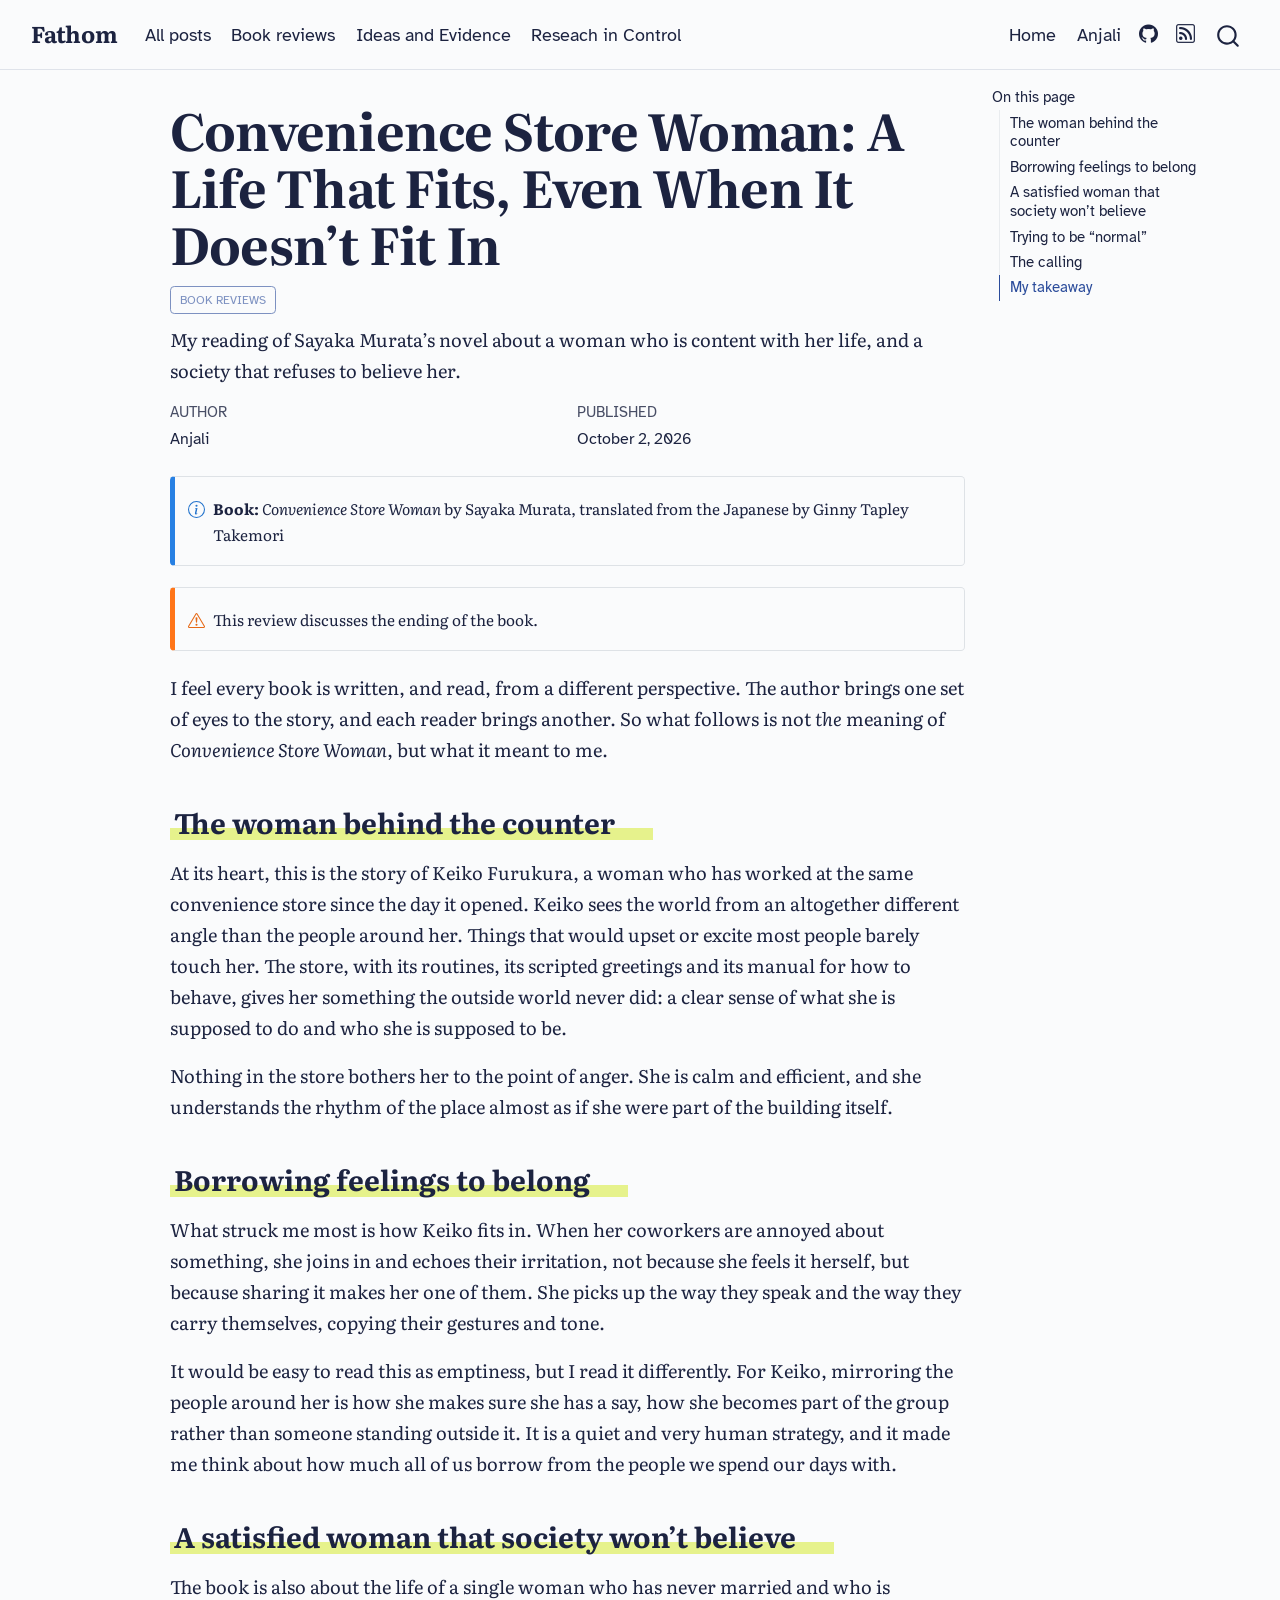
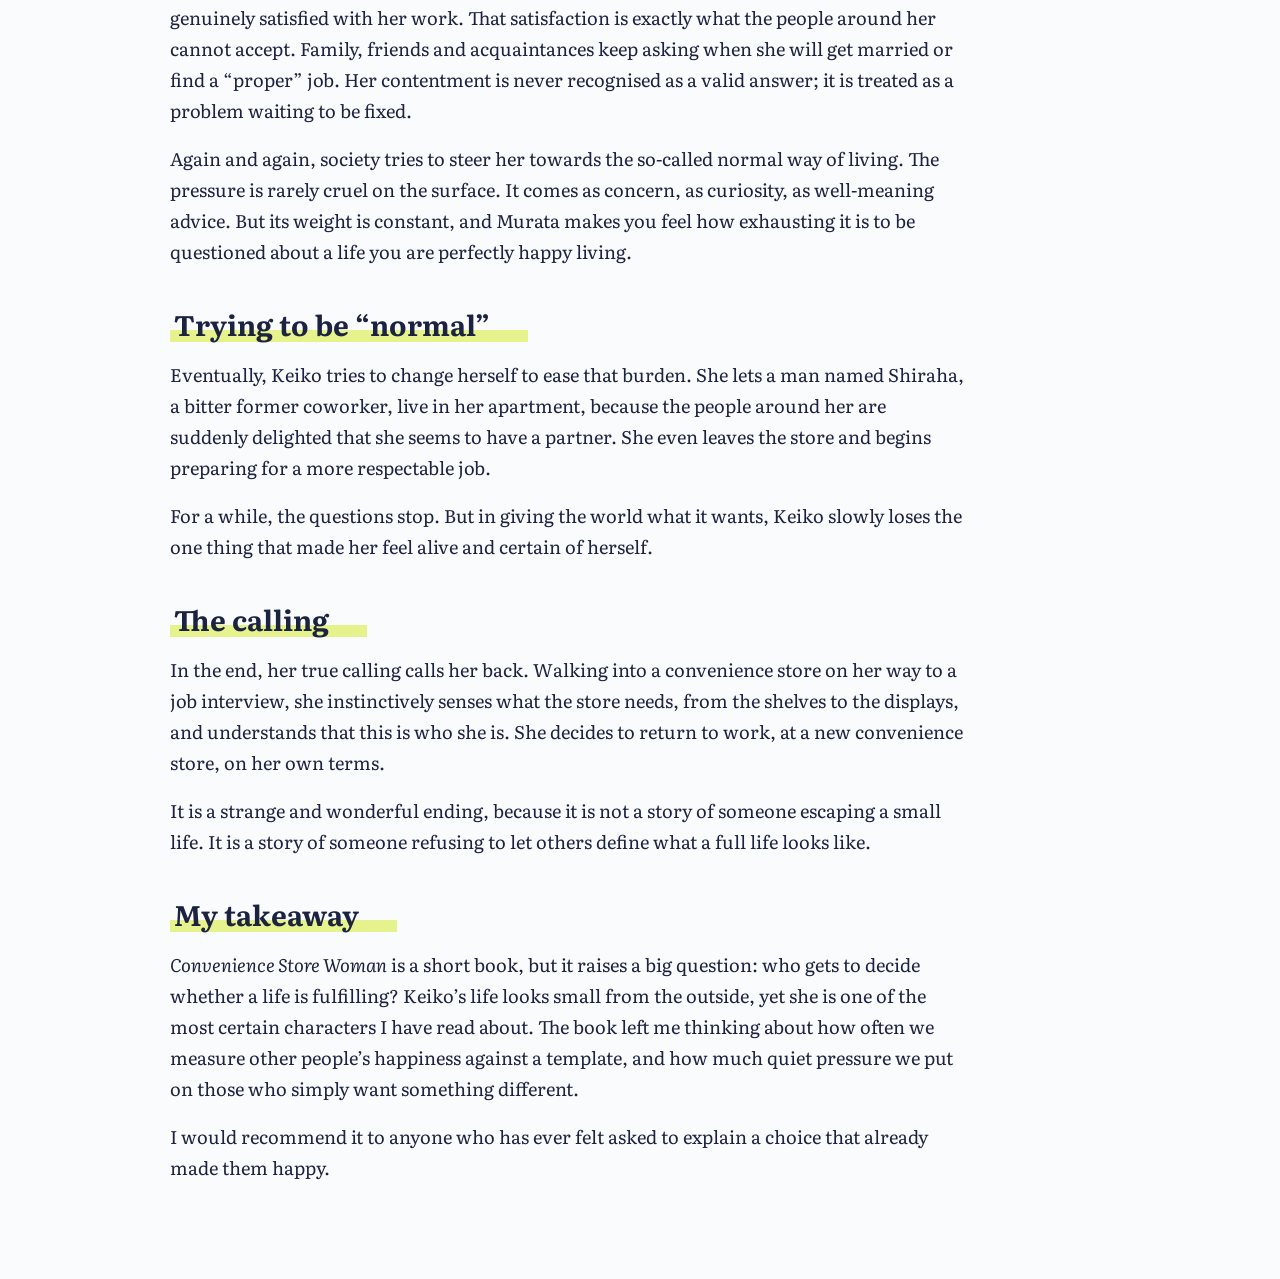
<file: docs/posts/2026-10-02-convenience-store-woman/index.html>
<!DOCTYPE html>
<html xmlns="http://www.w3.org/1999/xhtml" lang="en" xml:lang="en"><head>

<meta charset="utf-8">
<meta name="generator" content="quarto-1.10.18">

<meta name="viewport" content="width=device-width, initial-scale=1.0, user-scalable=yes">

<meta name="author" content="Anjali">
<meta name="dcterms.date" content="2026-10-02">
<meta name="description" content="My reading of Sayaka Murata’s novel about a woman who is content with her life, and a society that refuses to believe her.">

<title>Convenience Store Woman: A Life That Fits, Even When It Doesn’t Fit In – Fathom</title>
<style>
/* Default styles provided by pandoc.
** See https://pandoc.org/MANUAL.html#variables-for-html for config info.
*/
span.smallcaps{font-variant: small-caps;}
div.columns{display: flex; gap: 1.5em;}
div.column{flex: auto;}
@media screen {
div.columns{gap: min(4vw, 1.5em);}
div.column{overflow-x: auto;}
}
div.hanging-indent{margin-left: 1.5em; text-indent: -1.5em;}
ul.task-list{list-style: none;}
ul.task-list li input[type="checkbox"] {
  width: 0.8em;
  margin: 0 0.8em 0.2em -1em; /* quarto-specific, see https://github.com/quarto-dev/quarto-cli/issues/4556 */ 
  vertical-align: middle;
}
</style>


<script src="../../site_libs/quarto-nav/quarto-nav.js"></script>
<script src="../../site_libs/quarto-nav/headroom.min.js"></script>
<script src="../../site_libs/clipboard/clipboard.min.js"></script>
<script src="../../site_libs/quarto-search/autocomplete.umd.js"></script>
<script src="../../site_libs/quarto-search/fuse.min.js"></script>
<script src="../../site_libs/quarto-search/quarto-search.js"></script>
<meta name="quarto:offset" content="../../">
<script src="../../site_libs/quarto-html/quarto.js" type="module"></script>
<script src="../../site_libs/quarto-html/tabsets/tabsets.js" type="module"></script>
<script src="../../site_libs/quarto-html/popper.min.js"></script>
<script src="../../site_libs/quarto-html/tippy.umd.min.js"></script>
<script src="../../site_libs/quarto-html/anchor.min.js"></script>
<link href="../../site_libs/quarto-html/tippy.css" rel="stylesheet">
<link href="../../site_libs/quarto-html/quarto-syntax-highlighting-64a204ab8560d761af7679ceaba22944.css" rel="stylesheet" id="quarto-text-highlighting-styles">
<script src="../../site_libs/bootstrap/bootstrap.min.js"></script>
<link href="../../site_libs/bootstrap/bootstrap-icons.css" rel="stylesheet">
<link href="../../site_libs/bootstrap/bootstrap-c9e47c171f4e0c7d588e112fd72a0199.min.css" rel="stylesheet" append-hash="true" id="quarto-bootstrap" data-mode="light">
<script id="quarto-search-options" type="application/json">{
  "location": "navbar",
  "copy-button": false,
  "collapse-after": 3,
  "panel-placement": "end",
  "type": "overlay",
  "limit": 50,
  "keyboard-shortcut": [
    "f",
    "/",
    "s"
  ],
  "show-item-context": false,
  "language": {
    "search-no-results-text": "No results",
    "search-matching-documents-text": "matching documents",
    "search-copy-link-title": "Copy link to search",
    "search-hide-matches-text": "Hide additional matches",
    "search-more-match-text": "more match in this document",
    "search-more-matches-text": "more matches in this document",
    "search-clear-button-title": "Clear",
    "search-text-placeholder": "",
    "search-detached-cancel-button-title": "Cancel",
    "search-submit-button-title": "Submit",
    "search-label": "Search"
  }
}</script>


<link rel="stylesheet" href="../../styles.css">
</head>

<body class="nav-fixed quarto-light">

<div id="quarto-search-results"></div>
  <header id="quarto-header" class="headroom fixed-top">
    <nav class="navbar navbar-expand-lg " data-bs-theme="dark">
      <div class="navbar-container container-fluid">
      <div class="navbar-brand-container mx-auto">
    <a class="navbar-brand" href="../../index.html">
    <span class="navbar-title">Fathom</span>
    </a>
  </div>
            <div id="quarto-search" class="" title="Search"></div>
          <button class="navbar-toggler" type="button" data-bs-toggle="collapse" data-bs-target="#navbarCollapse" aria-controls="navbarCollapse" role="menu" aria-expanded="false" aria-label="Toggle navigation" onclick="if (window.quartoToggleHeadroom) { window.quartoToggleHeadroom(); }">
  <span class="navbar-toggler-icon"></span>
</button>
          <div class="collapse navbar-collapse" id="navbarCollapse">
            <ul class="navbar-nav navbar-nav-scroll me-auto">
  <li class="nav-item">
    <a class="nav-link" href="../../index.html"> 
<span class="menu-text">All posts</span></a>
  </li>  
  <li class="nav-item">
    <a class="nav-link" href="../../index.html#category=Book reviews"> 
<span class="menu-text">Book reviews</span></a>
  </li>  
  <li class="nav-item">
    <a class="nav-link" href="../../index.html#category=Reading notes"> 
<span class="menu-text">Ideas and Evidence</span></a>
  </li>  
  <li class="nav-item">
    <a class="nav-link" href="../../index.html#category=Control theory"> 
<span class="menu-text">Reseach in Control</span></a>
  </li>  
</ul>
            <ul class="navbar-nav navbar-nav-scroll ms-auto">
  <li class="nav-item">
    <a class="nav-link" href="https://anjalit15.github.io/"> 
<span class="menu-text">Home</span></a>
  </li>  
  <li class="nav-item">
    <a class="nav-link" href="../../about.html"> 
<span class="menu-text">Anjali</span></a>
  </li>  
  <li class="nav-item compact">
    <a class="nav-link" href="https://github.com/anjalit15"> <i class="bi bi-github" role="img">
</i> 
<span class="menu-text"></span></a>
  </li>  
  <li class="nav-item compact">
    <a class="nav-link" href="../../index.xml"> <i class="bi bi-rss" role="img">
</i> 
<span class="menu-text"></span></a>
  </li>  
</ul>
          </div> <!-- /navcollapse -->
            <div class="quarto-navbar-tools">
</div>
      </div> <!-- /container-fluid -->
    </nav>
</header>
<!-- content -->
<div id="quarto-content" class="quarto-container page-columns page-rows-contents page-layout-article page-navbar">
<!-- sidebar -->
<!-- margin-sidebar -->
    <div id="quarto-margin-sidebar" class="sidebar margin-sidebar">
        <nav id="TOC" role="doc-toc" class="toc-active">
    <h2 id="toc-title">On this page</h2>
   
  <ul>
  <li><a href="#the-woman-behind-the-counter" id="toc-the-woman-behind-the-counter" class="nav-link active" data-scroll-target="#the-woman-behind-the-counter">The woman behind the counter</a></li>
  <li><a href="#borrowing-feelings-to-belong" id="toc-borrowing-feelings-to-belong" class="nav-link" data-scroll-target="#borrowing-feelings-to-belong">Borrowing feelings to belong</a></li>
  <li><a href="#a-satisfied-woman-that-society-wont-believe" id="toc-a-satisfied-woman-that-society-wont-believe" class="nav-link" data-scroll-target="#a-satisfied-woman-that-society-wont-believe">A satisfied woman that society won’t believe</a></li>
  <li><a href="#trying-to-be-normal" id="toc-trying-to-be-normal" class="nav-link" data-scroll-target="#trying-to-be-normal">Trying to be “normal”</a></li>
  <li><a href="#the-calling" id="toc-the-calling" class="nav-link" data-scroll-target="#the-calling">The calling</a></li>
  <li><a href="#my-takeaway" id="toc-my-takeaway" class="nav-link" data-scroll-target="#my-takeaway">My takeaway</a></li>
  </ul>
</nav>
    </div>
<!-- main -->
<main class="content" id="quarto-document-content">

<header id="title-block-header" class="quarto-title-block default">
<div class="quarto-title">
<h1 class="title">Convenience Store Woman: A Life That Fits, Even When It Doesn’t Fit In</h1>
  <div class="quarto-categories">
    <div class="quarto-category">Book reviews</div>
  </div>
  </div>

<div>
  <div class="description">
    My reading of Sayaka Murata’s novel about a woman who is content with her life, and a society that refuses to believe her.
  </div>
</div>


<div class="quarto-title-meta">

    <div>
    <div class="quarto-title-meta-heading">Author</div>
    <div class="quarto-title-meta-contents">
             <p>Anjali </p>
          </div>
  </div>
    
    <div>
    <div class="quarto-title-meta-heading">Published</div>
    <div class="quarto-title-meta-contents">
      <p class="date">October 2, 2026</p>
    </div>
  </div>
  
    
  </div>
  


</header>


<div class="callout callout-style-simple callout-note">
<div class="callout-body d-flex">
<div class="callout-icon-container">
<i class="callout-icon"></i>
</div>
<div class="callout-body-container">
<p><strong>Book:</strong> <em>Convenience Store Woman</em> by Sayaka Murata, translated from the Japanese by Ginny Tapley Takemori</p>
</div>
</div>
</div>
<div class="callout callout-style-simple callout-warning">
<div class="callout-body d-flex">
<div class="callout-icon-container">
<i class="callout-icon"></i>
</div>
<div class="callout-body-container">
<p>This review discusses the ending of the book.</p>
</div>
</div>
</div>
<p>I feel every book is written, and read, from a different perspective. The author brings one set of eyes to the story, and each reader brings another. So what follows is not <em>the</em> meaning of <em>Convenience Store Woman</em>, but what it meant to me.</p>
<section id="the-woman-behind-the-counter" class="level2">
<h2 class="anchored" data-anchor-id="the-woman-behind-the-counter">The woman behind the counter</h2>
<p>At its heart, this is the story of Keiko Furukura, a woman who has worked at the same convenience store since the day it opened. Keiko sees the world from an altogether different angle than the people around her. Things that would upset or excite most people barely touch her. The store, with its routines, its scripted greetings and its manual for how to behave, gives her something the outside world never did: a clear sense of what she is supposed to do and who she is supposed to be.</p>
<p>Nothing in the store bothers her to the point of anger. She is calm and efficient, and she understands the rhythm of the place almost as if she were part of the building itself.</p>
</section>
<section id="borrowing-feelings-to-belong" class="level2">
<h2 class="anchored" data-anchor-id="borrowing-feelings-to-belong">Borrowing feelings to belong</h2>
<p>What struck me most is how Keiko fits in. When her coworkers are annoyed about something, she joins in and echoes their irritation, not because she feels it herself, but because sharing it makes her one of them. She picks up the way they speak and the way they carry themselves, copying their gestures and tone.</p>
<p>It would be easy to read this as emptiness, but I read it differently. For Keiko, mirroring the people around her is how she makes sure she has a say, how she becomes part of the group rather than someone standing outside it. It is a quiet and very human strategy, and it made me think about how much all of us borrow from the people we spend our days with.</p>
</section>
<section id="a-satisfied-woman-that-society-wont-believe" class="level2">
<h2 class="anchored" data-anchor-id="a-satisfied-woman-that-society-wont-believe">A satisfied woman that society won’t believe</h2>
<p>The book is also about the life of a single woman who has never married and who is genuinely satisfied with her work. That satisfaction is exactly what the people around her cannot accept. Family, friends and acquaintances keep asking when she will get married or find a “proper” job. Her contentment is never recognised as a valid answer; it is treated as a problem waiting to be fixed.</p>
<p>Again and again, society tries to steer her towards the so-called normal way of living. The pressure is rarely cruel on the surface. It comes as concern, as curiosity, as well-meaning advice. But its weight is constant, and Murata makes you feel how exhausting it is to be questioned about a life you are perfectly happy living.</p>
</section>
<section id="trying-to-be-normal" class="level2">
<h2 class="anchored" data-anchor-id="trying-to-be-normal">Trying to be “normal”</h2>
<p>Eventually, Keiko tries to change herself to ease that burden. She lets a man named Shiraha, a bitter former coworker, live in her apartment, because the people around her are suddenly delighted that she seems to have a partner. She even leaves the store and begins preparing for a more respectable job.</p>
<p>For a while, the questions stop. But in giving the world what it wants, Keiko slowly loses the one thing that made her feel alive and certain of herself.</p>
</section>
<section id="the-calling" class="level2">
<h2 class="anchored" data-anchor-id="the-calling">The calling</h2>
<p>In the end, her true calling calls her back. Walking into a convenience store on her way to a job interview, she instinctively senses what the store needs, from the shelves to the displays, and understands that this is who she is. She decides to return to work, at a new convenience store, on her own terms.</p>
<p>It is a strange and wonderful ending, because it is not a story of someone escaping a small life. It is a story of someone refusing to let others define what a full life looks like.</p>
</section>
<section id="my-takeaway" class="level2">
<h2 class="anchored" data-anchor-id="my-takeaway">My takeaway</h2>
<p><em>Convenience Store Woman</em> is a short book, but it raises a big question: who gets to decide whether a life is fulfilling? Keiko’s life looks small from the outside, yet she is one of the most certain characters I have read about. The book left me thinking about how often we measure other people’s happiness against a template, and how much quiet pressure we put on those who simply want something different.</p>
<p>I would recommend it to anyone who has ever felt asked to explain a choice that already made them happy.</p>


</section>

</main> <!-- /main -->
<script id="quarto-html-after-body" type="application/javascript">
  window.document.addEventListener("DOMContentLoaded", function (event) {
    const icon = "";
    const anchorJS = new window.AnchorJS();
    anchorJS.options = {
      placement: 'right',
      icon: icon
    };
    anchorJS.add('.anchored');
    const isCodeAnnotation = (el) => {
      for (const clz of el.classList) {
        if (clz.startsWith('code-annotation-')) {                     
          return true;
        }
      }
      return false;
    }
    const onCopySuccess = function(e) {
      // button target
      const button = e.trigger;
      // don't keep focus
      button.blur();
      // flash "checked"
      button.classList.add('code-copy-button-checked');
      var currentTitle = button.getAttribute("title");
      button.setAttribute("title", "Copied!");
      let tooltip;
      if (window.bootstrap) {
        button.setAttribute("data-bs-toggle", "tooltip");
        button.setAttribute("data-bs-placement", "left");
        button.setAttribute("data-bs-title", "Copied!");
        tooltip = new bootstrap.Tooltip(button, 
          { trigger: "manual", 
            customClass: "code-copy-button-tooltip",
            offset: [0, -8]});
        tooltip.show();    
      }
      setTimeout(function() {
        if (tooltip) {
          tooltip.hide();
          button.removeAttribute("data-bs-title");
          button.removeAttribute("data-bs-toggle");
          button.removeAttribute("data-bs-placement");
        }
        button.setAttribute("title", currentTitle);
        button.classList.remove('code-copy-button-checked');
      }, 1000);
      // clear code selection
      e.clearSelection();
    }
    const getTextToCopy = function(trigger) {
      const outerScaffold = trigger.parentElement.cloneNode(true);
      const codeEl = outerScaffold.querySelector('code');
      for (const childEl of codeEl.children) {
        if (isCodeAnnotation(childEl)) {
          childEl.remove();
        }
      }
      return codeEl.innerText;
    }
    const clipboard = new window.ClipboardJS('.code-copy-button:not([data-in-quarto-modal])', {
      text: getTextToCopy
    });
    clipboard.on('success', onCopySuccess);
    if (window.document.getElementById('quarto-embedded-source-code-modal')) {
      const clipboardModal = new window.ClipboardJS('.code-copy-button[data-in-quarto-modal]', {
        text: getTextToCopy,
        container: window.document.getElementById('quarto-embedded-source-code-modal')
      });
      clipboardModal.on('success', onCopySuccess);
    }
      var localhostRegex = new RegExp(/^(?:http|https):\/\/localhost\:?[0-9]*\//);
      var mailtoRegex = new RegExp(/^mailto:/);
        var filterRegex = new RegExp("https:\/\/anjalit15\.github\.io\/blog");
      var isInternal = (href) => {
          return filterRegex.test(href) || localhostRegex.test(href) || mailtoRegex.test(href);
      }
      // Inspect non-navigation links and adorn them if external
     var links = window.document.querySelectorAll('a[href]:not(.nav-link):not(.navbar-brand):not(.toc-action):not(.sidebar-link):not(.sidebar-item-toggle):not(.pagination-link):not(.no-external):not([aria-hidden]):not(.dropdown-item):not(.quarto-navigation-tool):not(.about-link)');
      for (var i=0; i<links.length; i++) {
        const link = links[i];
        if (!isInternal(link.href)) {
          // undo the damage that might have been done by quarto-nav.js in the case of
          // links that we want to consider external
          if (link.dataset.originalHref !== undefined) {
            link.href = link.dataset.originalHref;
          }
        }
      }
    function tippyHover(el, contentFn, onTriggerFn, onUntriggerFn) {
      const config = {
        allowHTML: true,
        maxWidth: 500,
        delay: 100,
        arrow: false,
        appendTo: function(el) {
            return el.parentElement;
        },
        interactive: true,
        interactiveBorder: 10,
        theme: 'quarto',
        placement: 'bottom-start',
      };
      if (contentFn) {
        config.content = contentFn;
      }
      if (onTriggerFn) {
        config.onTrigger = onTriggerFn;
      }
      if (onUntriggerFn) {
        config.onUntrigger = onUntriggerFn;
      }
      window.tippy(el, config); 
    }
    const noterefs = window.document.querySelectorAll('a[role="doc-noteref"]');
    for (var i=0; i<noterefs.length; i++) {
      const ref = noterefs[i];
      tippyHover(ref, function() {
        // use id or data attribute instead here
        let href = ref.getAttribute('data-footnote-href') || ref.getAttribute('href');
        try { href = new URL(href).hash; } catch {}
        const id = href.replace(/^#\/?/, "");
        const note = window.document.getElementById(id);
        if (note) {
          return note.innerHTML;
        } else {
          return "";
        }
      });
    }
    const xrefs = window.document.querySelectorAll('a.quarto-xref');
    const processXRef = (id, note) => {
      // Strip column container classes
      const stripColumnClz = (el) => {
        el.classList.remove("page-full", "page-columns");
        if (el.children) {
          for (const child of el.children) {
            stripColumnClz(child);
          }
        }
      }
      stripColumnClz(note)
      if (id === null || id.startsWith('sec-')) {
        // Special case sections, only their first couple elements
        const container = document.createElement("div");
        if (note.children && note.children.length > 2) {
          container.appendChild(note.children[0].cloneNode(true));
          for (let i = 1; i < note.children.length; i++) {
            const child = note.children[i];
            if (child.tagName === "P" && child.innerText === "") {
              continue;
            } else {
              container.appendChild(child.cloneNode(true));
              break;
            }
          }
          if (window.Quarto?.typesetMath) {
            window.Quarto.typesetMath(container);
          }
          return container.innerHTML
        } else {
          if (window.Quarto?.typesetMath) {
            window.Quarto.typesetMath(note);
          }
          return note.innerHTML;
        }
      } else {
        // Remove any anchor links if they are present
        const anchorLink = note.querySelector('a.anchorjs-link');
        if (anchorLink) {
          anchorLink.remove();
        }
        if (window.Quarto?.typesetMath) {
          window.Quarto.typesetMath(note);
        }
        if (note.classList.contains("callout")) {
          return note.outerHTML;
        } else {
          return note.innerHTML;
        }
      }
    }
    for (var i=0; i<xrefs.length; i++) {
      const xref = xrefs[i];
      tippyHover(xref, undefined, function(instance) {
        instance.disable();
        let url = xref.getAttribute('href');
        let hash = undefined; 
        if (url.startsWith('#')) {
          hash = url;
        } else {
          try { hash = new URL(url).hash; } catch {}
        }
        if (hash) {
          const id = hash.replace(/^#\/?/, "");
          const note = window.document.getElementById(id);
          if (note !== null) {
            try {
              const html = processXRef(id, note.cloneNode(true));
              instance.setContent(html);
            } finally {
              instance.enable();
              instance.show();
            }
          } else {
            // See if we can fetch this
            fetch(url.split('#')[0])
            .then(res => res.text())
            .then(html => {
              const parser = new DOMParser();
              const htmlDoc = parser.parseFromString(html, "text/html");
              const note = htmlDoc.getElementById(id);
              if (note !== null) {
                const html = processXRef(id, note);
                instance.setContent(html);
              } 
            }).finally(() => {
              instance.enable();
              instance.show();
            });
          }
        } else {
          // See if we can fetch a full url (with no hash to target)
          // This is a special case and we should probably do some content thinning / targeting
          fetch(url)
          .then(res => res.text())
          .then(html => {
            const parser = new DOMParser();
            const htmlDoc = parser.parseFromString(html, "text/html");
            const note = htmlDoc.querySelector('main.content');
            if (note !== null) {
              // This should only happen for chapter cross references
              // (since there is no id in the URL)
              // remove the first header
              if (note.children.length > 0 && note.children[0].tagName === "HEADER") {
                note.children[0].remove();
              }
              const html = processXRef(null, note);
              instance.setContent(html);
            } 
          }).finally(() => {
            instance.enable();
            instance.show();
          });
        }
      }, function(instance) {
      });
    }
        let selectedAnnoteEl;
        const selectorForAnnotation = ( cell, annotation) => {
          let cellAttr = 'data-code-cell="' + cell + '"';
          let lineAttr = 'data-code-annotation="' +  annotation + '"';
          const selector = 'span[' + cellAttr + '][' + lineAttr + ']';
          return selector;
        }
        const selectCodeLines = (annoteEl) => {
          const doc = window.document;
          const targetCell = annoteEl.getAttribute("data-target-cell");
          const targetAnnotation = annoteEl.getAttribute("data-target-annotation");
          const annoteSpan = window.document.querySelector(selectorForAnnotation(targetCell, targetAnnotation));
          const lines = annoteSpan.getAttribute("data-code-lines").split(",");
          const lineIds = lines.map((line) => {
            return targetCell + "-" + line;
          })
          let top = null;
          let height = null;
          let parent = null;
          if (lineIds.length > 0) {
              //compute the position of the single el (top and bottom and make a div)
              const el = window.document.getElementById(lineIds[0]);
              top = el.offsetTop;
              height = el.offsetHeight;
              parent = el.parentElement.parentElement;
            if (lineIds.length > 1) {
              const lastEl = window.document.getElementById(lineIds[lineIds.length - 1]);
              const bottom = lastEl.offsetTop + lastEl.offsetHeight;
              height = bottom - top;
            }
            if (top !== null && height !== null && parent !== null) {
              // cook up a div (if necessary) and position it 
              let div = window.document.getElementById("code-annotation-line-highlight");
              if (div === null) {
                div = window.document.createElement("div");
                div.setAttribute("id", "code-annotation-line-highlight");
                div.style.position = 'absolute';
                parent.appendChild(div);
              }
              div.style.top = top - 2 + "px";
              div.style.height = height + 4 + "px";
              div.style.left = 0;
              let gutterDiv = window.document.getElementById("code-annotation-line-highlight-gutter");
              if (gutterDiv === null) {
                gutterDiv = window.document.createElement("div");
                gutterDiv.setAttribute("id", "code-annotation-line-highlight-gutter");
                gutterDiv.style.position = 'absolute';
                const codeCell = window.document.getElementById(targetCell);
                const gutter = codeCell.querySelector('.code-annotation-gutter');
                gutter.appendChild(gutterDiv);
              }
              gutterDiv.style.top = top - 2 + "px";
              gutterDiv.style.height = height + 4 + "px";
            }
            selectedAnnoteEl = annoteEl;
          }
        };
        const unselectCodeLines = () => {
          const elementsIds = ["code-annotation-line-highlight", "code-annotation-line-highlight-gutter"];
          elementsIds.forEach((elId) => {
            const div = window.document.getElementById(elId);
            if (div) {
              div.remove();
            }
          });
          selectedAnnoteEl = undefined;
        };
          // Handle positioning of the toggle
      window.addEventListener(
        "resize",
        throttle(() => {
          elRect = undefined;
          if (selectedAnnoteEl) {
            selectCodeLines(selectedAnnoteEl);
          }
        }, 10)
      );
      function throttle(fn, ms) {
      let throttle = false;
      let timer;
        return (...args) => {
          if(!throttle) { // first call gets through
              fn.apply(this, args);
              throttle = true;
          } else { // all the others get throttled
              if(timer) clearTimeout(timer); // cancel #2
              timer = setTimeout(() => {
                fn.apply(this, args);
                timer = throttle = false;
              }, ms);
          }
        };
      }
        // Attach click handler to the DT
        const annoteDls = window.document.querySelectorAll('dt[data-target-cell]');
        for (const annoteDlNode of annoteDls) {
          annoteDlNode.addEventListener('click', (event) => {
            const clickedEl = event.target;
            if (clickedEl !== selectedAnnoteEl) {
              unselectCodeLines();
              const activeEl = window.document.querySelector('dt[data-target-cell].code-annotation-active');
              if (activeEl) {
                activeEl.classList.remove('code-annotation-active');
              }
              selectCodeLines(clickedEl);
              clickedEl.classList.add('code-annotation-active');
            } else {
              // Unselect the line
              unselectCodeLines();
              clickedEl.classList.remove('code-annotation-active');
            }
          });
        }
    const findCites = (el) => {
      const parentEl = el.parentElement;
      if (parentEl) {
        const cites = parentEl.dataset.cites;
        if (cites) {
          return {
            el,
            cites: cites.split(' ')
          };
        } else {
          return findCites(el.parentElement)
        }
      } else {
        return undefined;
      }
    };
    var bibliorefs = window.document.querySelectorAll('a[role="doc-biblioref"]');
    for (var i=0; i<bibliorefs.length; i++) {
      const ref = bibliorefs[i];
      const citeInfo = findCites(ref);
      if (citeInfo) {
        tippyHover(citeInfo.el, function() {
          var popup = window.document.createElement('div');
          citeInfo.cites.forEach(function(cite) {
            var citeDiv = window.document.createElement('div');
            citeDiv.classList.add('hanging-indent');
            citeDiv.classList.add('csl-entry');
            var biblioDiv = window.document.getElementById('ref-' + cite);
            if (biblioDiv) {
              citeDiv.innerHTML = biblioDiv.innerHTML;
            }
            popup.appendChild(citeDiv);
          });
          return popup.innerHTML;
        });
      }
    }
  });
  </script>
</div> <!-- /content -->




</body></html>
</file>
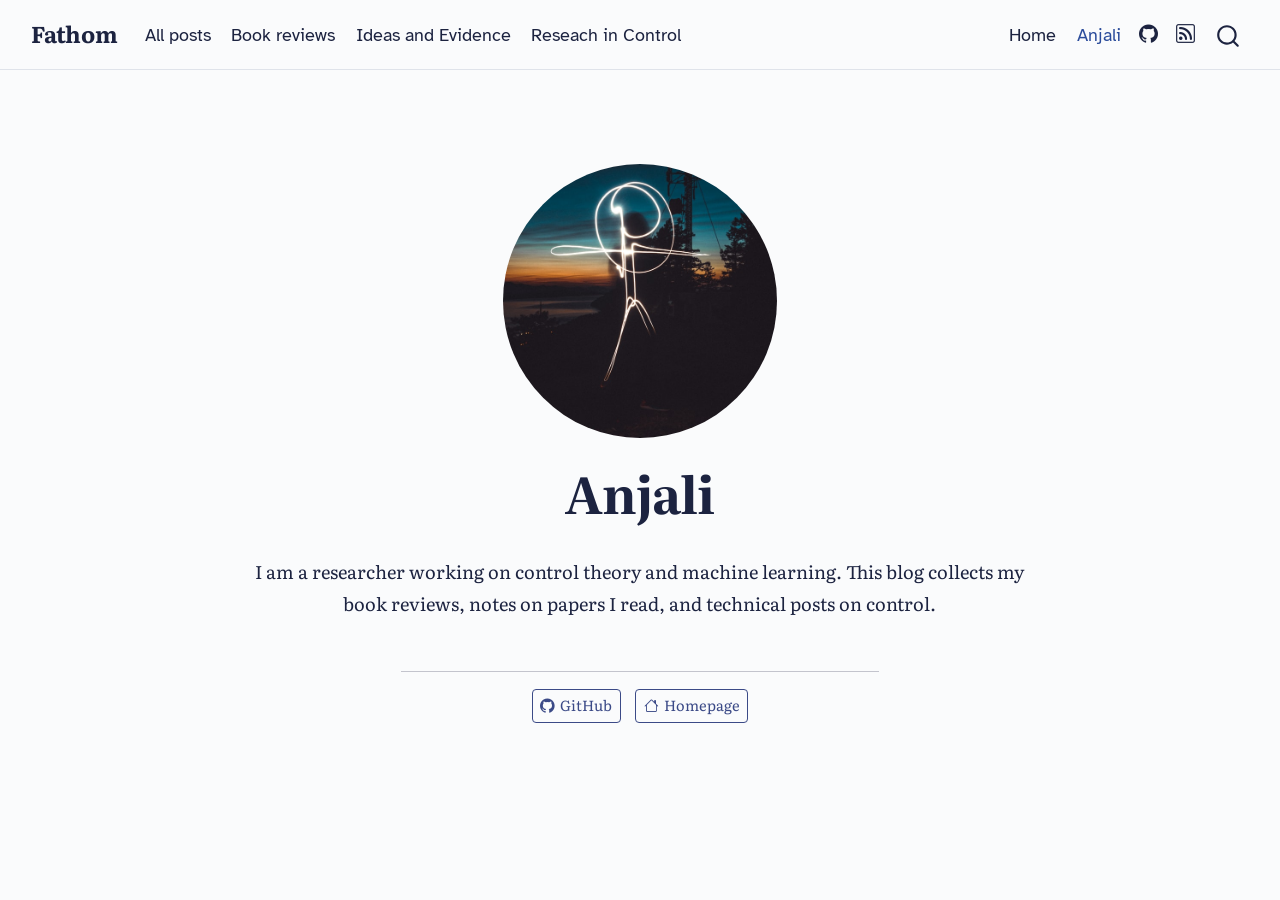
<file: docs/about.html>
<!DOCTYPE html>
<html xmlns="http://www.w3.org/1999/xhtml" lang="en" xml:lang="en"><head>

<meta charset="utf-8">
<meta name="generator" content="quarto-1.10.18">

<meta name="viewport" content="width=device-width, initial-scale=1.0, user-scalable=yes">


<title>Anjali – Fathom</title>
<style>
/* Default styles provided by pandoc.
** See https://pandoc.org/MANUAL.html#variables-for-html for config info.
*/
span.smallcaps{font-variant: small-caps;}
div.columns{display: flex; gap: 1.5em;}
div.column{flex: auto;}
@media screen {
div.columns{gap: min(4vw, 1.5em);}
div.column{overflow-x: auto;}
}
div.hanging-indent{margin-left: 1.5em; text-indent: -1.5em;}
ul.task-list{list-style: none;}
ul.task-list li input[type="checkbox"] {
  width: 0.8em;
  margin: 0 0.8em 0.2em -1em; /* quarto-specific, see https://github.com/quarto-dev/quarto-cli/issues/4556 */ 
  vertical-align: middle;
}
</style>


<script src="site_libs/quarto-nav/quarto-nav.js"></script>
<script src="site_libs/quarto-nav/headroom.min.js"></script>
<script src="site_libs/clipboard/clipboard.min.js"></script>
<script src="site_libs/quarto-search/autocomplete.umd.js"></script>
<script src="site_libs/quarto-search/fuse.min.js"></script>
<script src="site_libs/quarto-search/quarto-search.js"></script>
<meta name="quarto:offset" content="./">
<script src="site_libs/quarto-html/quarto.js" type="module"></script>
<script src="site_libs/quarto-html/tabsets/tabsets.js" type="module"></script>
<script src="site_libs/quarto-html/popper.min.js"></script>
<script src="site_libs/quarto-html/tippy.umd.min.js"></script>
<link href="site_libs/quarto-html/tippy.css" rel="stylesheet">
<link href="site_libs/quarto-html/quarto-syntax-highlighting-64a204ab8560d761af7679ceaba22944.css" rel="stylesheet" id="quarto-text-highlighting-styles">
<script src="site_libs/bootstrap/bootstrap.min.js"></script>
<link href="site_libs/bootstrap/bootstrap-icons.css" rel="stylesheet">
<link href="site_libs/bootstrap/bootstrap-c9e47c171f4e0c7d588e112fd72a0199.min.css" rel="stylesheet" append-hash="true" id="quarto-bootstrap" data-mode="light">
<script id="quarto-search-options" type="application/json">{
  "location": "navbar",
  "copy-button": false,
  "collapse-after": 3,
  "panel-placement": "end",
  "type": "overlay",
  "limit": 50,
  "keyboard-shortcut": [
    "f",
    "/",
    "s"
  ],
  "show-item-context": false,
  "language": {
    "search-no-results-text": "No results",
    "search-matching-documents-text": "matching documents",
    "search-copy-link-title": "Copy link to search",
    "search-hide-matches-text": "Hide additional matches",
    "search-more-match-text": "more match in this document",
    "search-more-matches-text": "more matches in this document",
    "search-clear-button-title": "Clear",
    "search-text-placeholder": "",
    "search-detached-cancel-button-title": "Cancel",
    "search-submit-button-title": "Submit",
    "search-label": "Search"
  }
}</script>


<link rel="stylesheet" href="styles.css">
</head>

<body class="nav-fixed fullcontent quarto-light">

<div id="quarto-search-results"></div>
  <header id="quarto-header" class="headroom fixed-top">
    <nav class="navbar navbar-expand-lg " data-bs-theme="dark">
      <div class="navbar-container container-fluid">
      <div class="navbar-brand-container mx-auto">
    <a class="navbar-brand" href="./index.html">
    <span class="navbar-title">Fathom</span>
    </a>
  </div>
            <div id="quarto-search" class="" title="Search"></div>
          <button class="navbar-toggler" type="button" data-bs-toggle="collapse" data-bs-target="#navbarCollapse" aria-controls="navbarCollapse" role="menu" aria-expanded="false" aria-label="Toggle navigation" onclick="if (window.quartoToggleHeadroom) { window.quartoToggleHeadroom(); }">
  <span class="navbar-toggler-icon"></span>
</button>
          <div class="collapse navbar-collapse" id="navbarCollapse">
            <ul class="navbar-nav navbar-nav-scroll me-auto">
  <li class="nav-item">
    <a class="nav-link" href="./index.html"> 
<span class="menu-text">All posts</span></a>
  </li>  
  <li class="nav-item">
    <a class="nav-link" href="./index.html#category=Book reviews"> 
<span class="menu-text">Book reviews</span></a>
  </li>  
  <li class="nav-item">
    <a class="nav-link" href="./index.html#category=Reading notes"> 
<span class="menu-text">Ideas and Evidence</span></a>
  </li>  
  <li class="nav-item">
    <a class="nav-link" href="./index.html#category=Control theory"> 
<span class="menu-text">Reseach in Control</span></a>
  </li>  
</ul>
            <ul class="navbar-nav navbar-nav-scroll ms-auto">
  <li class="nav-item">
    <a class="nav-link" href="https://anjalit15.github.io/"> 
<span class="menu-text">Home</span></a>
  </li>  
  <li class="nav-item">
    <a class="nav-link active" href="./about.html" aria-current="page"> 
<span class="menu-text">Anjali</span></a>
  </li>  
  <li class="nav-item compact">
    <a class="nav-link" href="https://github.com/anjalit15"> <i class="bi bi-github" role="img">
</i> 
<span class="menu-text"></span></a>
  </li>  
  <li class="nav-item compact">
    <a class="nav-link" href="./index.xml"> <i class="bi bi-rss" role="img">
</i> 
<span class="menu-text"></span></a>
  </li>  
</ul>
          </div> <!-- /navcollapse -->
            <div class="quarto-navbar-tools">
</div>
      </div> <!-- /container-fluid -->
    </nav>
</header>
<!-- content -->
<div id="quarto-content" class="quarto-container page-columns page-rows-contents page-layout-article page-navbar">
<!-- sidebar -->
<!-- margin-sidebar -->
    
<!-- main -->
<div class="quarto-about-jolla">
  <img src="profile.jpg" class="about-image
  round " style="height: 15em; width: 15em;">
 <header id="title-block-header" class="quarto-title-block default">
<div class="quarto-title">
<h1 class="title">Anjali</h1>
</div>
<div class="quarto-title-meta">
  </div>
</header><main class="content" id="quarto-document-content">
<p>I am a researcher working on control theory and machine learning. This blog collects my book reviews, notes on papers I read, and technical posts on control.</p>


</main> 
  <hr class="about-sep">
   <div class="about-links">
  <a href="https://github.com/anjalit15" class="about-link" rel="" target="">
    <i class="bi bi-github"></i>
     <span class="about-link-text">GitHub</span>
  </a>
  <a href="https://anjalit15.github.io/" class="about-link" rel="" target="">
    <i class="bi bi-house"></i>
     <span class="about-link-text">Homepage</span>
  </a>
</div>
</div>
 <!-- /main -->
<script id="quarto-html-after-body" type="application/javascript">
  window.document.addEventListener("DOMContentLoaded", function (event) {
    const isCodeAnnotation = (el) => {
      for (const clz of el.classList) {
        if (clz.startsWith('code-annotation-')) {                     
          return true;
        }
      }
      return false;
    }
    const onCopySuccess = function(e) {
      // button target
      const button = e.trigger;
      // don't keep focus
      button.blur();
      // flash "checked"
      button.classList.add('code-copy-button-checked');
      var currentTitle = button.getAttribute("title");
      button.setAttribute("title", "Copied!");
      let tooltip;
      if (window.bootstrap) {
        button.setAttribute("data-bs-toggle", "tooltip");
        button.setAttribute("data-bs-placement", "left");
        button.setAttribute("data-bs-title", "Copied!");
        tooltip = new bootstrap.Tooltip(button, 
          { trigger: "manual", 
            customClass: "code-copy-button-tooltip",
            offset: [0, -8]});
        tooltip.show();    
      }
      setTimeout(function() {
        if (tooltip) {
          tooltip.hide();
          button.removeAttribute("data-bs-title");
          button.removeAttribute("data-bs-toggle");
          button.removeAttribute("data-bs-placement");
        }
        button.setAttribute("title", currentTitle);
        button.classList.remove('code-copy-button-checked');
      }, 1000);
      // clear code selection
      e.clearSelection();
    }
    const getTextToCopy = function(trigger) {
      const outerScaffold = trigger.parentElement.cloneNode(true);
      const codeEl = outerScaffold.querySelector('code');
      for (const childEl of codeEl.children) {
        if (isCodeAnnotation(childEl)) {
          childEl.remove();
        }
      }
      return codeEl.innerText;
    }
    const clipboard = new window.ClipboardJS('.code-copy-button:not([data-in-quarto-modal])', {
      text: getTextToCopy
    });
    clipboard.on('success', onCopySuccess);
    if (window.document.getElementById('quarto-embedded-source-code-modal')) {
      const clipboardModal = new window.ClipboardJS('.code-copy-button[data-in-quarto-modal]', {
        text: getTextToCopy,
        container: window.document.getElementById('quarto-embedded-source-code-modal')
      });
      clipboardModal.on('success', onCopySuccess);
    }
      var localhostRegex = new RegExp(/^(?:http|https):\/\/localhost\:?[0-9]*\//);
      var mailtoRegex = new RegExp(/^mailto:/);
        var filterRegex = new RegExp("https:\/\/anjalit15\.github\.io\/blog");
      var isInternal = (href) => {
          return filterRegex.test(href) || localhostRegex.test(href) || mailtoRegex.test(href);
      }
      // Inspect non-navigation links and adorn them if external
     var links = window.document.querySelectorAll('a[href]:not(.nav-link):not(.navbar-brand):not(.toc-action):not(.sidebar-link):not(.sidebar-item-toggle):not(.pagination-link):not(.no-external):not([aria-hidden]):not(.dropdown-item):not(.quarto-navigation-tool):not(.about-link)');
      for (var i=0; i<links.length; i++) {
        const link = links[i];
        if (!isInternal(link.href)) {
          // undo the damage that might have been done by quarto-nav.js in the case of
          // links that we want to consider external
          if (link.dataset.originalHref !== undefined) {
            link.href = link.dataset.originalHref;
          }
        }
      }
    function tippyHover(el, contentFn, onTriggerFn, onUntriggerFn) {
      const config = {
        allowHTML: true,
        maxWidth: 500,
        delay: 100,
        arrow: false,
        appendTo: function(el) {
            return el.parentElement;
        },
        interactive: true,
        interactiveBorder: 10,
        theme: 'quarto',
        placement: 'bottom-start',
      };
      if (contentFn) {
        config.content = contentFn;
      }
      if (onTriggerFn) {
        config.onTrigger = onTriggerFn;
      }
      if (onUntriggerFn) {
        config.onUntrigger = onUntriggerFn;
      }
      window.tippy(el, config); 
    }
    const noterefs = window.document.querySelectorAll('a[role="doc-noteref"]');
    for (var i=0; i<noterefs.length; i++) {
      const ref = noterefs[i];
      tippyHover(ref, function() {
        // use id or data attribute instead here
        let href = ref.getAttribute('data-footnote-href') || ref.getAttribute('href');
        try { href = new URL(href).hash; } catch {}
        const id = href.replace(/^#\/?/, "");
        const note = window.document.getElementById(id);
        if (note) {
          return note.innerHTML;
        } else {
          return "";
        }
      });
    }
    const xrefs = window.document.querySelectorAll('a.quarto-xref');
    const processXRef = (id, note) => {
      // Strip column container classes
      const stripColumnClz = (el) => {
        el.classList.remove("page-full", "page-columns");
        if (el.children) {
          for (const child of el.children) {
            stripColumnClz(child);
          }
        }
      }
      stripColumnClz(note)
      if (id === null || id.startsWith('sec-')) {
        // Special case sections, only their first couple elements
        const container = document.createElement("div");
        if (note.children && note.children.length > 2) {
          container.appendChild(note.children[0].cloneNode(true));
          for (let i = 1; i < note.children.length; i++) {
            const child = note.children[i];
            if (child.tagName === "P" && child.innerText === "") {
              continue;
            } else {
              container.appendChild(child.cloneNode(true));
              break;
            }
          }
          if (window.Quarto?.typesetMath) {
            window.Quarto.typesetMath(container);
          }
          return container.innerHTML
        } else {
          if (window.Quarto?.typesetMath) {
            window.Quarto.typesetMath(note);
          }
          return note.innerHTML;
        }
      } else {
        // Remove any anchor links if they are present
        const anchorLink = note.querySelector('a.anchorjs-link');
        if (anchorLink) {
          anchorLink.remove();
        }
        if (window.Quarto?.typesetMath) {
          window.Quarto.typesetMath(note);
        }
        if (note.classList.contains("callout")) {
          return note.outerHTML;
        } else {
          return note.innerHTML;
        }
      }
    }
    for (var i=0; i<xrefs.length; i++) {
      const xref = xrefs[i];
      tippyHover(xref, undefined, function(instance) {
        instance.disable();
        let url = xref.getAttribute('href');
        let hash = undefined; 
        if (url.startsWith('#')) {
          hash = url;
        } else {
          try { hash = new URL(url).hash; } catch {}
        }
        if (hash) {
          const id = hash.replace(/^#\/?/, "");
          const note = window.document.getElementById(id);
          if (note !== null) {
            try {
              const html = processXRef(id, note.cloneNode(true));
              instance.setContent(html);
            } finally {
              instance.enable();
              instance.show();
            }
          } else {
            // See if we can fetch this
            fetch(url.split('#')[0])
            .then(res => res.text())
            .then(html => {
              const parser = new DOMParser();
              const htmlDoc = parser.parseFromString(html, "text/html");
              const note = htmlDoc.getElementById(id);
              if (note !== null) {
                const html = processXRef(id, note);
                instance.setContent(html);
              } 
            }).finally(() => {
              instance.enable();
              instance.show();
            });
          }
        } else {
          // See if we can fetch a full url (with no hash to target)
          // This is a special case and we should probably do some content thinning / targeting
          fetch(url)
          .then(res => res.text())
          .then(html => {
            const parser = new DOMParser();
            const htmlDoc = parser.parseFromString(html, "text/html");
            const note = htmlDoc.querySelector('main.content');
            if (note !== null) {
              // This should only happen for chapter cross references
              // (since there is no id in the URL)
              // remove the first header
              if (note.children.length > 0 && note.children[0].tagName === "HEADER") {
                note.children[0].remove();
              }
              const html = processXRef(null, note);
              instance.setContent(html);
            } 
          }).finally(() => {
            instance.enable();
            instance.show();
          });
        }
      }, function(instance) {
      });
    }
        let selectedAnnoteEl;
        const selectorForAnnotation = ( cell, annotation) => {
          let cellAttr = 'data-code-cell="' + cell + '"';
          let lineAttr = 'data-code-annotation="' +  annotation + '"';
          const selector = 'span[' + cellAttr + '][' + lineAttr + ']';
          return selector;
        }
        const selectCodeLines = (annoteEl) => {
          const doc = window.document;
          const targetCell = annoteEl.getAttribute("data-target-cell");
          const targetAnnotation = annoteEl.getAttribute("data-target-annotation");
          const annoteSpan = window.document.querySelector(selectorForAnnotation(targetCell, targetAnnotation));
          const lines = annoteSpan.getAttribute("data-code-lines").split(",");
          const lineIds = lines.map((line) => {
            return targetCell + "-" + line;
          })
          let top = null;
          let height = null;
          let parent = null;
          if (lineIds.length > 0) {
              //compute the position of the single el (top and bottom and make a div)
              const el = window.document.getElementById(lineIds[0]);
              top = el.offsetTop;
              height = el.offsetHeight;
              parent = el.parentElement.parentElement;
            if (lineIds.length > 1) {
              const lastEl = window.document.getElementById(lineIds[lineIds.length - 1]);
              const bottom = lastEl.offsetTop + lastEl.offsetHeight;
              height = bottom - top;
            }
            if (top !== null && height !== null && parent !== null) {
              // cook up a div (if necessary) and position it 
              let div = window.document.getElementById("code-annotation-line-highlight");
              if (div === null) {
                div = window.document.createElement("div");
                div.setAttribute("id", "code-annotation-line-highlight");
                div.style.position = 'absolute';
                parent.appendChild(div);
              }
              div.style.top = top - 2 + "px";
              div.style.height = height + 4 + "px";
              div.style.left = 0;
              let gutterDiv = window.document.getElementById("code-annotation-line-highlight-gutter");
              if (gutterDiv === null) {
                gutterDiv = window.document.createElement("div");
                gutterDiv.setAttribute("id", "code-annotation-line-highlight-gutter");
                gutterDiv.style.position = 'absolute';
                const codeCell = window.document.getElementById(targetCell);
                const gutter = codeCell.querySelector('.code-annotation-gutter');
                gutter.appendChild(gutterDiv);
              }
              gutterDiv.style.top = top - 2 + "px";
              gutterDiv.style.height = height + 4 + "px";
            }
            selectedAnnoteEl = annoteEl;
          }
        };
        const unselectCodeLines = () => {
          const elementsIds = ["code-annotation-line-highlight", "code-annotation-line-highlight-gutter"];
          elementsIds.forEach((elId) => {
            const div = window.document.getElementById(elId);
            if (div) {
              div.remove();
            }
          });
          selectedAnnoteEl = undefined;
        };
          // Handle positioning of the toggle
      window.addEventListener(
        "resize",
        throttle(() => {
          elRect = undefined;
          if (selectedAnnoteEl) {
            selectCodeLines(selectedAnnoteEl);
          }
        }, 10)
      );
      function throttle(fn, ms) {
      let throttle = false;
      let timer;
        return (...args) => {
          if(!throttle) { // first call gets through
              fn.apply(this, args);
              throttle = true;
          } else { // all the others get throttled
              if(timer) clearTimeout(timer); // cancel #2
              timer = setTimeout(() => {
                fn.apply(this, args);
                timer = throttle = false;
              }, ms);
          }
        };
      }
        // Attach click handler to the DT
        const annoteDls = window.document.querySelectorAll('dt[data-target-cell]');
        for (const annoteDlNode of annoteDls) {
          annoteDlNode.addEventListener('click', (event) => {
            const clickedEl = event.target;
            if (clickedEl !== selectedAnnoteEl) {
              unselectCodeLines();
              const activeEl = window.document.querySelector('dt[data-target-cell].code-annotation-active');
              if (activeEl) {
                activeEl.classList.remove('code-annotation-active');
              }
              selectCodeLines(clickedEl);
              clickedEl.classList.add('code-annotation-active');
            } else {
              // Unselect the line
              unselectCodeLines();
              clickedEl.classList.remove('code-annotation-active');
            }
          });
        }
    const findCites = (el) => {
      const parentEl = el.parentElement;
      if (parentEl) {
        const cites = parentEl.dataset.cites;
        if (cites) {
          return {
            el,
            cites: cites.split(' ')
          };
        } else {
          return findCites(el.parentElement)
        }
      } else {
        return undefined;
      }
    };
    var bibliorefs = window.document.querySelectorAll('a[role="doc-biblioref"]');
    for (var i=0; i<bibliorefs.length; i++) {
      const ref = bibliorefs[i];
      const citeInfo = findCites(ref);
      if (citeInfo) {
        tippyHover(citeInfo.el, function() {
          var popup = window.document.createElement('div');
          citeInfo.cites.forEach(function(cite) {
            var citeDiv = window.document.createElement('div');
            citeDiv.classList.add('hanging-indent');
            citeDiv.classList.add('csl-entry');
            var biblioDiv = window.document.getElementById('ref-' + cite);
            if (biblioDiv) {
              citeDiv.innerHTML = biblioDiv.innerHTML;
            }
            popup.appendChild(citeDiv);
          });
          return popup.innerHTML;
        });
      }
    }
  });
  </script>
</div> <!-- /content -->




</body></html>
</file>
<file: docs/site_libs/quarto-html/tippy.css>
.tippy-box[data-animation=fade][data-state=hidden]{opacity:0}[data-tippy-root]{max-width:calc(100vw - 10px)}.tippy-box{position:relative;background-color:#333;color:#fff;border-radius:4px;font-size:14px;line-height:1.4;white-space:normal;outline:0;transition-property:transform,visibility,opacity}.tippy-box[data-placement^=top]>.tippy-arrow{bottom:0}.tippy-box[data-placement^=top]>.tippy-arrow:before{bottom:-7px;left:0;border-width:8px 8px 0;border-top-color:initial;transform-origin:center top}.tippy-box[data-placement^=bottom]>.tippy-arrow{top:0}.tippy-box[data-placement^=bottom]>.tippy-arrow:before{top:-7px;left:0;border-width:0 8px 8px;border-bottom-color:initial;transform-origin:center bottom}.tippy-box[data-placement^=left]>.tippy-arrow{right:0}.tippy-box[data-placement^=left]>.tippy-arrow:before{border-width:8px 0 8px 8px;border-left-color:initial;right:-7px;transform-origin:center left}.tippy-box[data-placement^=right]>.tippy-arrow{left:0}.tippy-box[data-placement^=right]>.tippy-arrow:before{left:-7px;border-width:8px 8px 8px 0;border-right-color:initial;transform-origin:center right}.tippy-box[data-inertia][data-state=visible]{transition-timing-function:cubic-bezier(.54,1.5,.38,1.11)}.tippy-arrow{width:16px;height:16px;color:#333}.tippy-arrow:before{content:"";position:absolute;border-color:transparent;border-style:solid}.tippy-content{position:relative;padding:5px 9px;z-index:1}
</file>
<file: docs/site_libs/quarto-html/quarto-syntax-highlighting-64a204ab8560d761af7679ceaba22944.css>
/* quarto syntax highlight colors */
:root {
  --quarto-hl-ot-color: #003B4F;
  --quarto-hl-at-color: #657422;
  --quarto-hl-ss-color: #20794D;
  --quarto-hl-an-color: #5E5E5E;
  --quarto-hl-fu-color: #4758AB;
  --quarto-hl-st-color: #20794D;
  --quarto-hl-cf-color: #003B4F;
  --quarto-hl-op-color: #5E5E5E;
  --quarto-hl-er-color: #AD0000;
  --quarto-hl-bn-color: #AD0000;
  --quarto-hl-al-color: #AD0000;
  --quarto-hl-va-color: #111111;
  --quarto-hl-bu-color: inherit;
  --quarto-hl-ex-color: inherit;
  --quarto-hl-pp-color: #AD0000;
  --quarto-hl-in-color: #5E5E5E;
  --quarto-hl-vs-color: #20794D;
  --quarto-hl-wa-color: #5E5E5E;
  --quarto-hl-do-color: #5E5E5E;
  --quarto-hl-im-color: #00769E;
  --quarto-hl-ch-color: #20794D;
  --quarto-hl-dt-color: #AD0000;
  --quarto-hl-fl-color: #AD0000;
  --quarto-hl-co-color: #5E5E5E;
  --quarto-hl-cv-color: #5E5E5E;
  --quarto-hl-cn-color: #8f5902;
  --quarto-hl-sc-color: #5E5E5E;
  --quarto-hl-dv-color: #AD0000;
  --quarto-hl-kw-color: #003B4F;
}

/* other quarto variables */
:root {
  --quarto-font-monospace: SFMono-Regular, Menlo, Monaco, Consolas, "Liberation Mono", "Courier New", monospace;
}

/* syntax highlight based on Pandoc's rules */
pre > code.sourceCode > span {
  color: #003B4F;
}

code.sourceCode > span {
  color: #003B4F;
}

div.sourceCode,
div.sourceCode pre.sourceCode {
  color: #003B4F;
}

/* Normal */
code span {
  color: #003B4F;
}

/* Alert */
code span.al {
  color: #AD0000;
  font-style: inherit;
}

/* Annotation */
code span.an {
  color: #5E5E5E;
  font-style: inherit;
}

/* Attribute */
code span.at {
  color: #657422;
  font-style: inherit;
}

/* BaseN */
code span.bn {
  color: #AD0000;
  font-style: inherit;
}

/* BuiltIn */
code span.bu {
  font-style: inherit;
}

/* ControlFlow */
code span.cf {
  color: #003B4F;
  font-weight: bold;
  font-style: inherit;
}

/* Char */
code span.ch {
  color: #20794D;
  font-style: inherit;
}

/* Constant */
code span.cn {
  color: #8f5902;
  font-style: inherit;
}

/* Comment */
code span.co {
  color: #5E5E5E;
  font-style: inherit;
}

/* CommentVar */
code span.cv {
  color: #5E5E5E;
  font-style: italic;
}

/* Documentation */
code span.do {
  color: #5E5E5E;
  font-style: italic;
}

/* DataType */
code span.dt {
  color: #AD0000;
  font-style: inherit;
}

/* DecVal */
code span.dv {
  color: #AD0000;
  font-style: inherit;
}

/* Error */
code span.er {
  color: #AD0000;
  font-style: inherit;
}

/* Extension */
code span.ex {
  font-style: inherit;
}

/* Float */
code span.fl {
  color: #AD0000;
  font-style: inherit;
}

/* Function */
code span.fu {
  color: #4758AB;
  font-style: inherit;
}

/* Import */
code span.im {
  color: #00769E;
  font-style: inherit;
}

/* Information */
code span.in {
  color: #5E5E5E;
  font-style: inherit;
}

/* Keyword */
code span.kw {
  color: #003B4F;
  font-weight: bold;
  font-style: inherit;
}

/* Operator */
code span.op {
  color: #5E5E5E;
  font-style: inherit;
}

/* Other */
code span.ot {
  color: #003B4F;
  font-style: inherit;
}

/* Preprocessor */
code span.pp {
  color: #AD0000;
  font-style: inherit;
}

/* SpecialChar */
code span.sc {
  color: #5E5E5E;
  font-style: inherit;
}

/* SpecialString */
code span.ss {
  color: #20794D;
  font-style: inherit;
}

/* String */
code span.st {
  color: #20794D;
  font-style: inherit;
}

/* Variable */
code span.va {
  color: #111111;
  font-style: inherit;
}

/* VerbatimString */
code span.vs {
  color: #20794D;
  font-style: inherit;
}

/* Warning */
code span.wa {
  color: #5E5E5E;
  font-style: italic;
}

.prevent-inlining {
  content: "</";
}

/*# sourceMappingURL=9d8d5bb603a83b8298b89080a598c93b.css.map */
</file>
<file: docs/styles.css>
/* css styles */
</file>
